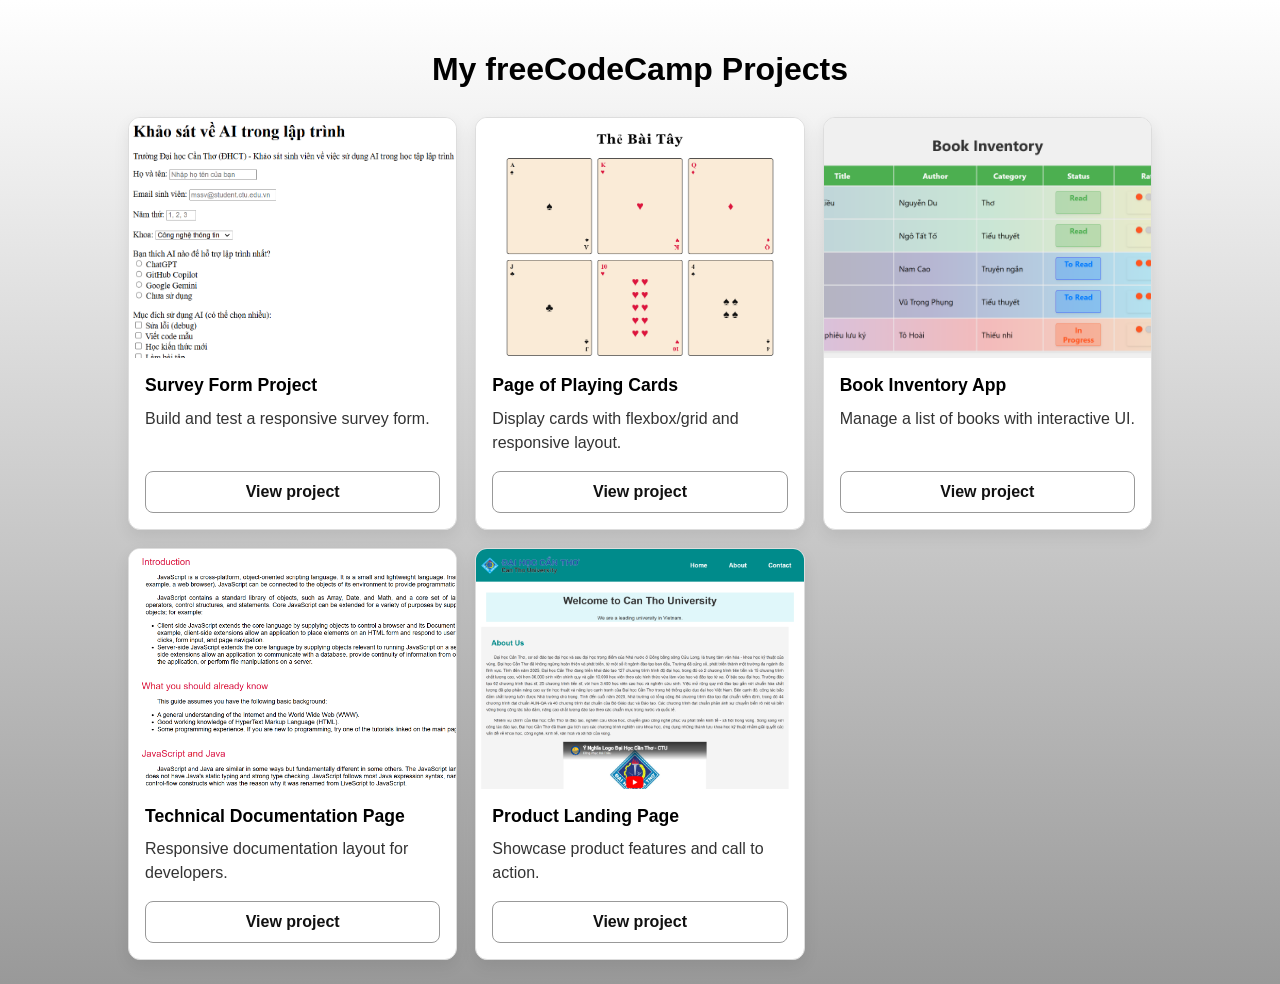
<file: index.html>
<!doctype html>
<html lang="en">
  <head>
    <meta charset="UTF-8" />
    <meta name="viewport" content="width=device-width, initial-scale=1.0" />
    <title>My freeCodeCamp Projects</title>
    <link rel="stylesheet" href="./styles.css" />
  </head>
  <body>
    <main>
      <h1>My freeCodeCamp Projects</h1>
      <section class="cards-grid">
        <article class="card">
          <img src="./image/demo-01.png" alt="Survey Form Demo" />
          <h2>Survey Form Project</h2>
          <p>Build and test a responsive survey form.</p>
          <a
            class="btn"
            href="./01-survey-form/index.html"
            target="_blank"
            rel="noopener"
            >View project</a
          >
        </article>

        <article class="card">
          <img src="./image/demo-02.png" alt="Page of Playing Cards Demo" />
          <h2>Page of Playing Cards</h2>
          <p>Display cards with flexbox/grid and responsive layout.</p>
          <a
            class="btn"
            href="./02-page-of-playing-cards/index.html"
            target="_blank"
            rel="noopener"
            >View project</a
          >
        </article>

        <article class="card">
          <img src="./image/demo-03.png" alt="Book Inventory App Demo" />
          <h2>Book Inventory App</h2>
          <p>Manage a list of books with interactive UI.</p>
          <a
            class="btn"
            href="./03-book-inventory-app/index.html"
            target="_blank"
            rel="noopener"
            >View project</a
          >
        </article>

        <article class="card">
          <img src="./image/demo-04.png" alt="Technical Documentation Demo" />
          <h2>Technical Documentation Page</h2>
          <p>Responsive documentation layout for developers.</p>
          <a
            class="btn"
            href="./04-technical-documentation-page/index.html"
            target="_blank"
            rel="noopener"
            >View project</a
          >
        </article>

        <article class="card">
          <img src="./image/demo-05.png" alt="Product Landing Demo" />
          <h2>Product Landing Page</h2>
          <p>Showcase product features and call to action.</p>
          <a
            class="btn"
            href="./05-product-landing-page/index.html"
            target="_blank"
            rel="noopener"
            >View project</a
          >
        </article>
      </section>
    </main>
  </body>
</html>
</file>
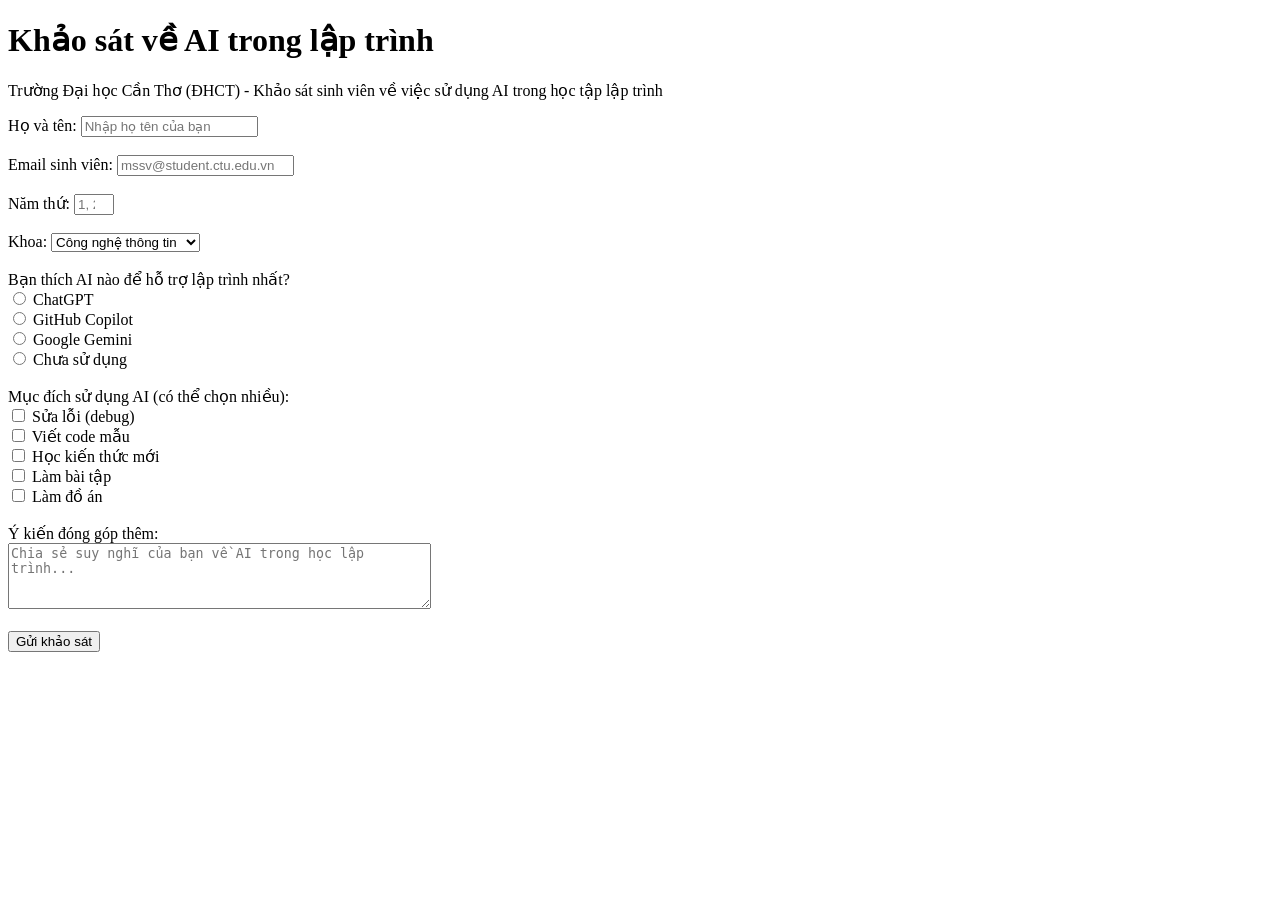
<file: 01-survey-form/index.html>
<!doctype html>
<html lang="en">
  <head>
    <meta charset="UTF-8" />
    <meta name="viewport" content="width=device-width, initial-scale=1.0" />
    <title>Khảo sát AI trong lập trình - ĐHCT</title>
  </head>
  <body>
    <h1 id="title">Khảo sát về AI trong lập trình</h1>
    <p id="description">
      Trường Đại học Cần Thơ (ĐHCT) - Khảo sát sinh viên về việc sử dụng AI
      trong học tập lập trình
    </p>

    <form id="survey-form">
      <label id="name-label">Họ và tên:</label>
      <input type="text" id="name" placeholder="Nhập họ tên của bạn" required />
      <br /><br />

      <label id="email-label">Email sinh viên:</label>
      <input
        type="email"
        id="email"
        placeholder="mssv@student.ctu.edu.vn"
        required
      />
      <br /><br />

      <label id="number-label">Năm thứ:</label>
      <input
        type="number"
        id="number"
        min="1"
        max="5"
        placeholder="1, 2, 3, 4, ..."
      />
      <br /><br />

      <label>Khoa:</label>
      <select id="dropdown">
        <option value="cntt">Công nghệ thông tin</option>
        <option value="ktdc">Kỹ thuật điện tử - CN</option>
        <option value="khmt">Khoa học máy tính</option>
        <option value="khac">Khoa khác</option>
      </select>
      <br /><br />

      <label>Bạn thích AI nào để hỗ trợ lập trình nhất?</label><br />
      <input type="radio" name="ai-tool" value="chatgpt" /> ChatGPT<br />
      <input type="radio" name="ai-tool" value="copilot" /> GitHub Copilot<br />
      <input type="radio" name="ai-tool" value="gemini" /> Google Gemini<br />
      <input type="radio" name="ai-tool" value="not-used" /> Chưa sử dụng<br />
      <br />

      <label>Mục đích sử dụng AI (có thể chọn nhiều):</label><br />
      <input type="checkbox" value="debug" /> Sửa lỗi (debug)<br />
      <input type="checkbox" value="code" /> Viết code mẫu<br />
      <input type="checkbox" value="learn" /> Học kiến thức mới<br />
      <input type="checkbox" value="homework" /> Làm bài tập<br />
      <input type="checkbox" value="project" /> Làm đồ án<br />
      <br />

      <label>Ý kiến đóng góp thêm:</label><br />
      <textarea
        rows="4"
        cols="50"
        placeholder="Chia sẻ suy nghĩ của bạn về AI trong học lập trình..."
      ></textarea>
      <br /><br />

      <button type="submit" id="submit">Gửi khảo sát</button>
    </form>
  </body>
</html>
</file>
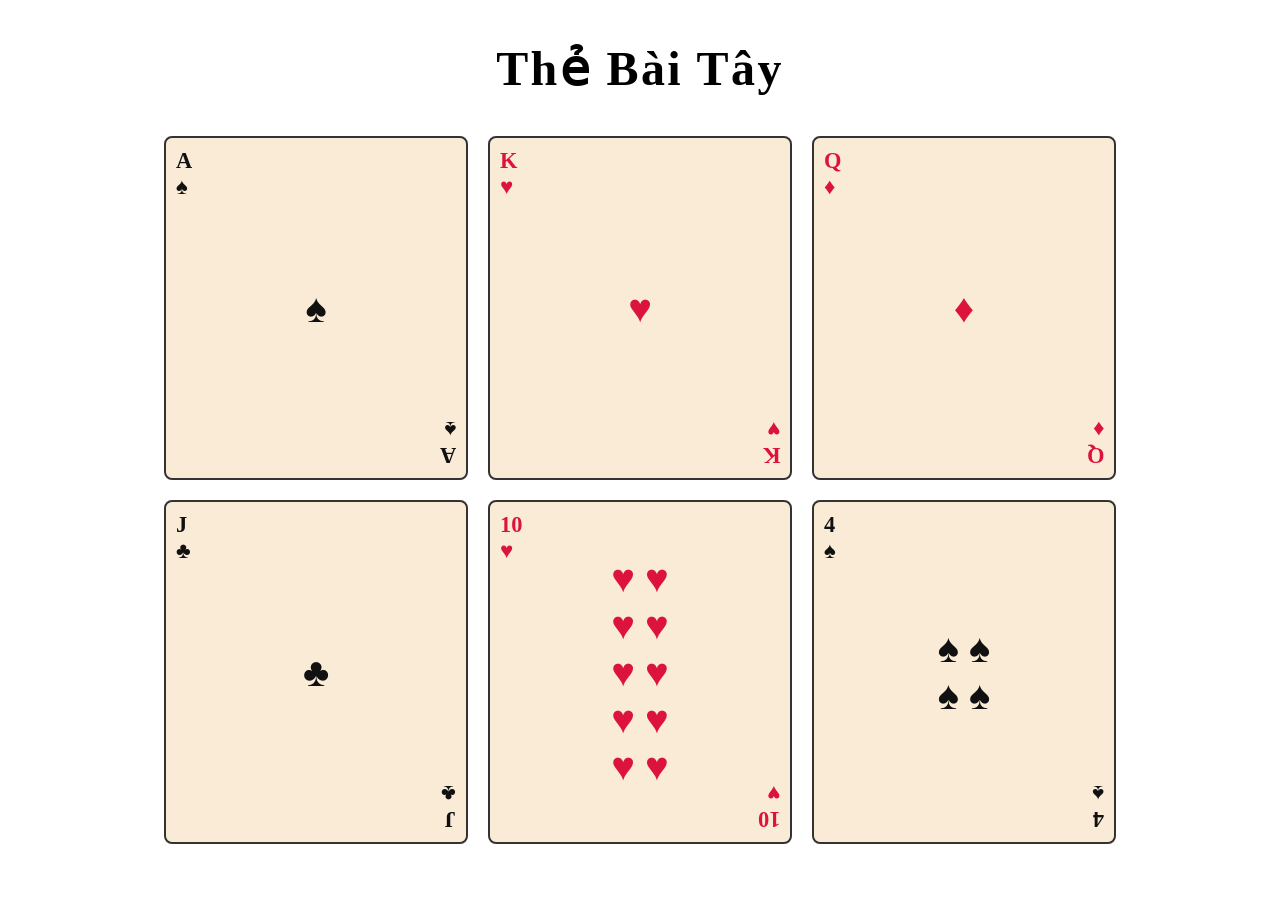
<file: 02-page-of-playing-cards/index.html>
<!doctype html>
<html lang="en">
  <head>
    <meta charset="UTF-8" />
    <meta name="viewport" content="width=device-width, initial-scale=1.0" />
    <title>Thẻ Bài Tây</title>
    <link rel="stylesheet" href="./styles.css" />
  </head>
  <body>
    <h1>Thẻ Bài Tây</h1>

    <main id="playing-cards">
      <div class="card">
        <div class="left black">A<br />♠</div>
        <div class="middle black"><span>♠</span></div>
        <div class="right black">A<br />♠</div>
      </div>

      <div class="card">
        <div class="left red">K<br />♥</div>
        <div class="middle red"><span>♥</span></div>
        <div class="right red">K<br />♥</div>
      </div>

      <div class="card">
        <div class="left red">Q<br />♦</div>
        <div class="middle red"><span>♦</span></div>
        <div class="right red">Q<br />♦</div>
      </div>

      <div class="card">
        <div class="left black">J<br />♣</div>
        <div class="middle black"><span>♣</span></div>
        <div class="right black">J<br />♣</div>
      </div>

      <div class="card">
        <div class="left red">10<br />♥</div>
        <div class="middle red">
          <span>♥ ♥</span><span>♥ ♥</span><span>♥ ♥</span><span>♥ ♥</span
          ><span>♥ ♥</span>
        </div>
        <div class="right red">10<br />♥</div>
      </div>

      <div class="card">
        <div class="left black">4<br />♠</div>
        <div class="middle black"><span>♠ ♠</span><span>♠ ♠</span></div>
        <div class="right black">4<br />♠</div>
      </div>
    </main>
  </body>
</html>
</file>
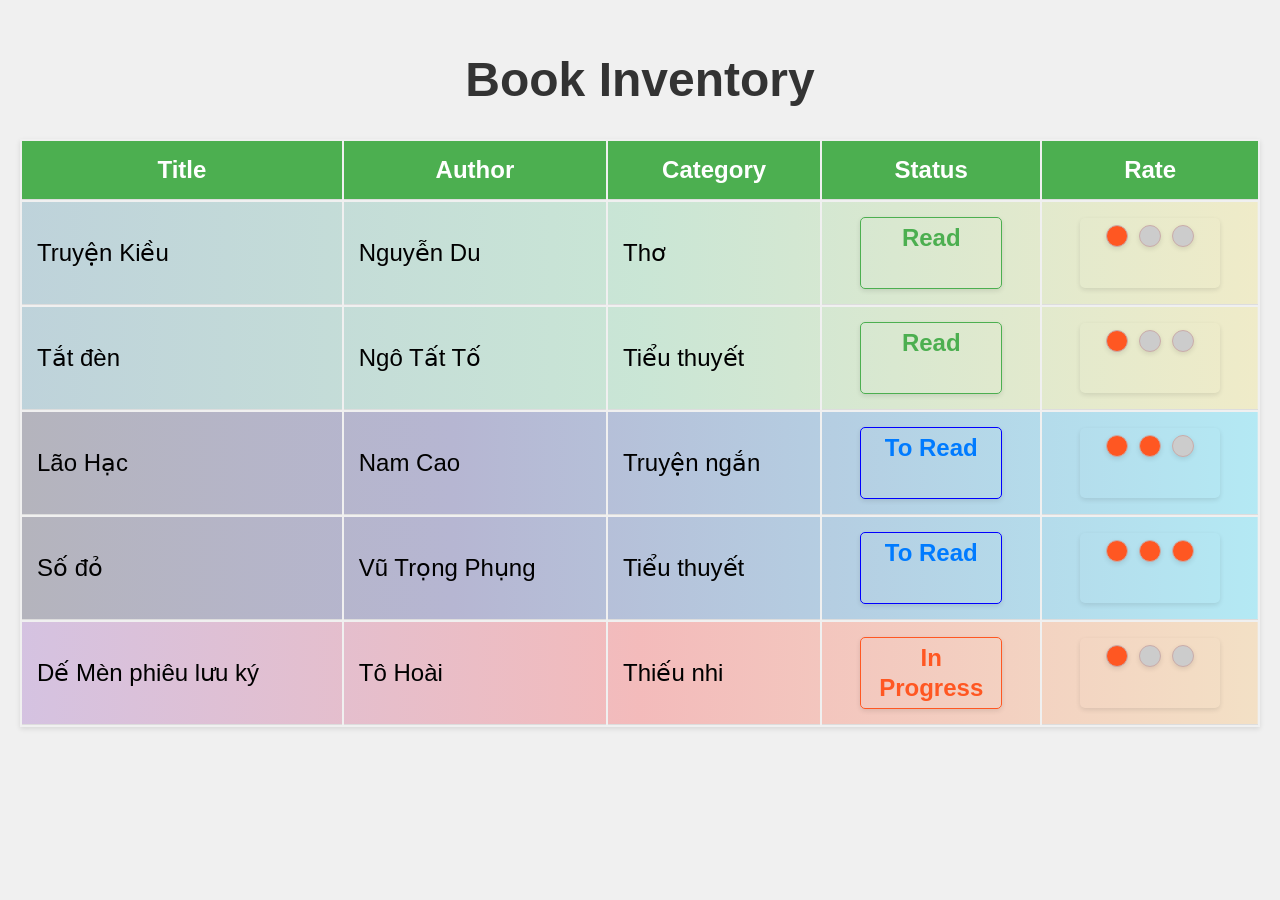
<file: 03-book-inventory-app/index.html>
<!doctype html>
<html lang="en">
  <head>
    <meta charset="UTF-8" />
    <meta name="viewport" content="width=device-width, initial-scale=1.0" />
    <title>My Reading Tracker</title>
    <link rel="stylesheet" href="./styles.css" />
  </head>
  <body>
    <h1>Book Inventory</h1>
    <table>
      <thead>
        <tr>
          <th>Title</th>
          <th>Author</th>
          <th>Category</th>
          <th>Status</th>
          <th>Rate</th>
        </tr>
      </thead>
      <tbody>
        <tr class="read">
          <td>Truyện Kiều</td>
          <td>Nguyễn Du</td>
          <td>Thơ</td>
          <td>
            <span class="status">Read</span>
          </td>
          <td>
            <span class="rate one"
              ><span class="one"> </span>
              <span class="two"></span>
              <span class="three"></span>
            </span>
          </td>
        </tr>
        <tr class="read">
          <td>Tắt đèn</td>
          <td>Ngô Tất Tố</td>
          <td>Tiểu thuyết</td>
          <td>
            <span class="status">Read</span>
          </td>
          <td>
            <span class="rate one"
              ><span class="one"> </span>
              <span class="two"></span>
              <span class="three"></span>
            </span>
          </td>
        </tr>
        <tr class="to-read">
          <td>Lão Hạc</td>
          <td>Nam Cao</td>
          <td>Truyện ngắn</td>
          <td>
            <span class="status">To Read</span>
          </td>
          <td>
            <span class="rate two"
              ><span class="one"> </span>
              <span class="two"></span>
              <span class="three"></span>
            </span>
          </td>
        </tr>
        <tr class="to-read">
          <td>Số đỏ</td>
          <td>Vũ Trọng Phụng</td>
          <td>Tiểu thuyết</td>
          <td>
            <span class="status">To Read</span>
          </td>
          <td>
            <span class="rate three"
              ><span class="one"> </span>
              <span class="two"></span>
              <span class="three"></span>
            </span>
          </td>
        </tr>
        <tr class="in-progress">
          <td>Dế Mèn phiêu lưu ký</td>
          <td>Tô Hoài</td>
          <td>Thiếu nhi</td>
          <td>
            <span class="status">In Progress</span>
          </td>
          <td>
            <span class="rate one"
              ><span class="one"> </span>
              <span class="two"></span>
              <span class="three"></span>
            </span>
          </td>
        </tr>
      </tbody>
    </table>
  </body>
</html>
</file>
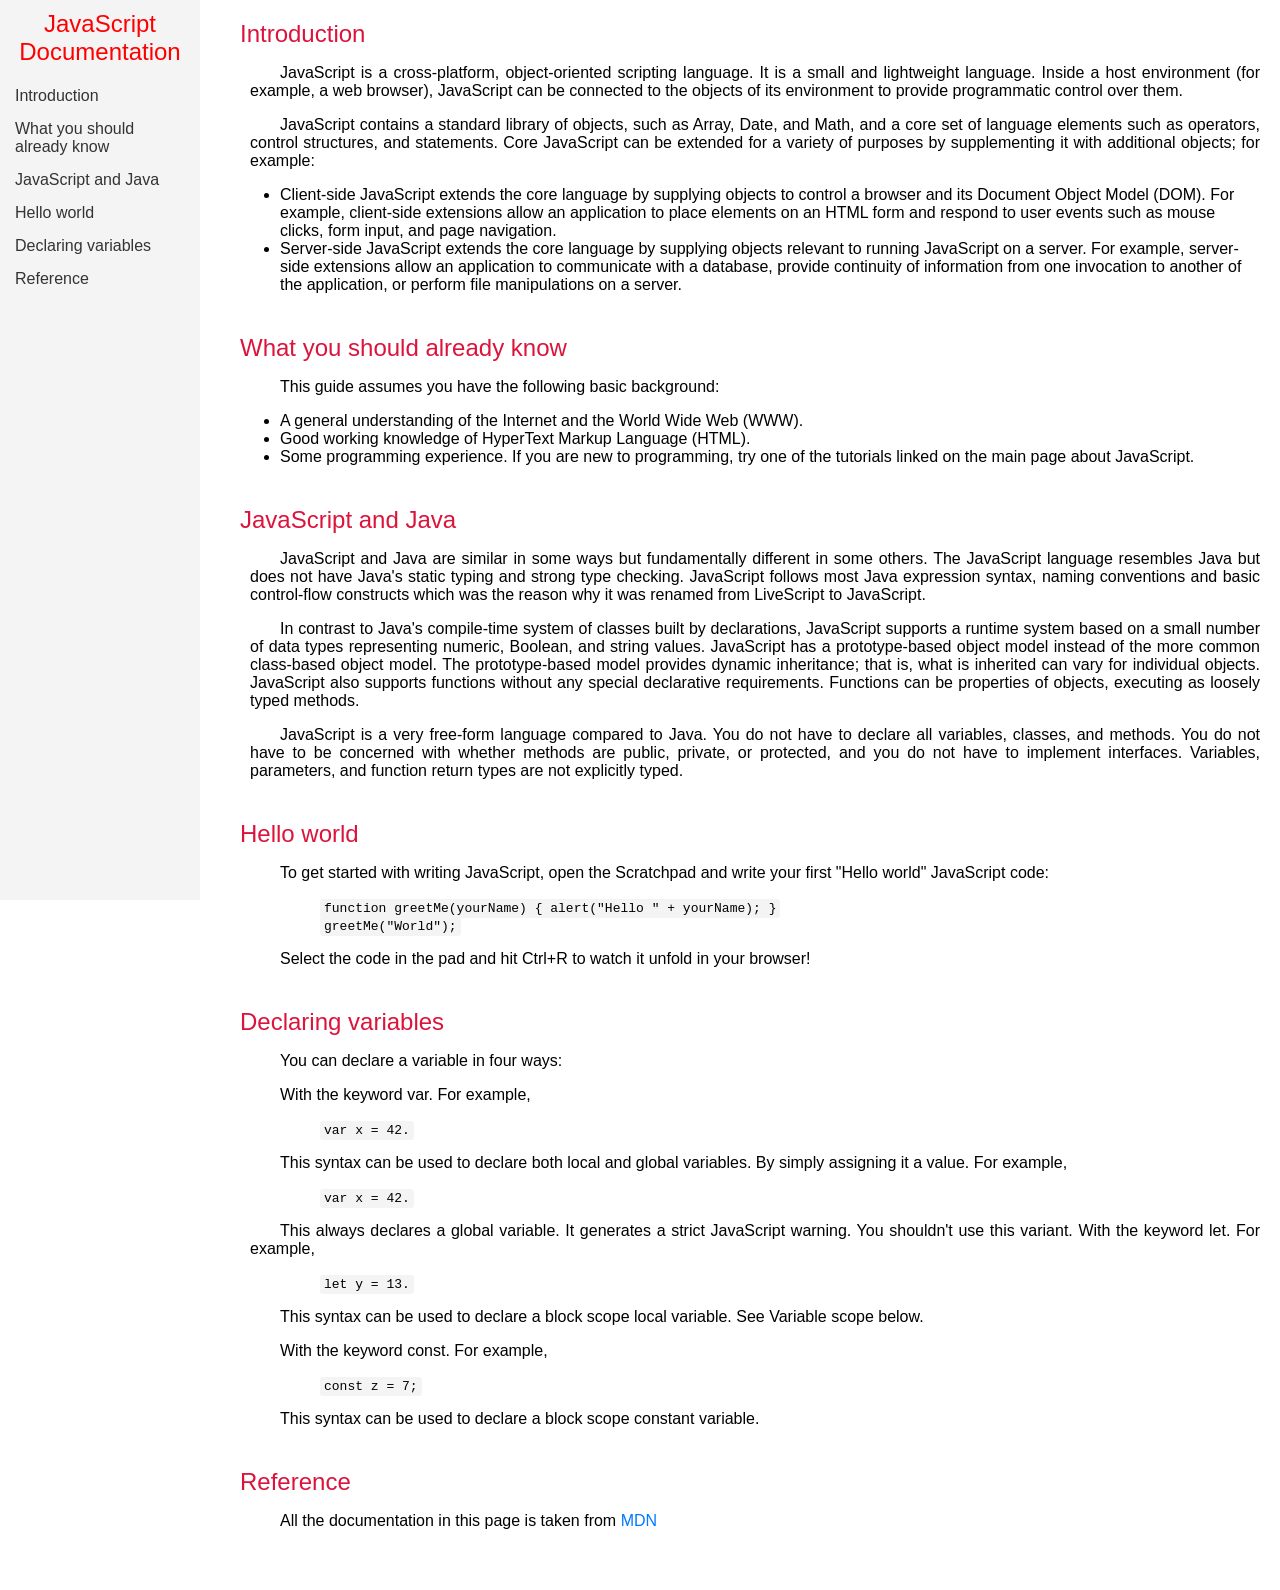
<file: 04-technical-documentation-page/index.html>
<!doctype html>
<html lang="en">
  <head>
    <meta charset="UTF-8" />
    <meta name="viewport" content="width=device-width, initial-scale=1.0" />
    <title>Technical Documentation Page</title>
    <link rel="stylesheet" href="./styles.css" />
  </head>
  <body>
    <nav id="navbar">
      <header>JavaScript Documentation</header>
      <ul>
        <li class="nav-li">
          <a class="nav-link" href="#Introduction">Introduction</a>
        </li>
        <li class="nav-li">
          <a class="nav-link" href="#What_you_should_already_know"
            >What you should already know</a
          >
        </li>
        <li class="nav-li">
          <a class="nav-link" href="#JavaScript_and_Java"
            >JavaScript and Java</a
          >
        </li>
        <li class="nav-li">
          <a class="nav-link" href="#Hello_world">Hello world</a>
        </li>
        <li class="nav-li">
          <a class="nav-link" href="#Declaring_variables"
            >Declaring variables</a
          >
        </li>
        <li class="nav-li">
          <a class="nav-link" href="#Reference">Reference</a>
        </li>
      </ul>
    </nav>
    <main id="main-doc">
      <section class="main-section" id="Introduction">
        <header>Introduction</header>
        <p>
          JavaScript is a cross-platform, object-oriented scripting language. It
          is a small and lightweight language. Inside a host environment (for
          example, a web browser), JavaScript can be connected to the objects of
          its environment to provide programmatic control over them.
        </p>
        <p>
          JavaScript contains a standard library of objects, such as Array,
          Date, and Math, and a core set of language elements such as operators,
          control structures, and statements. Core JavaScript can be extended
          for a variety of purposes by supplementing it with additional objects;
          for example:
        </p>
        <ul>
          <li>
            Client-side JavaScript extends the core language by supplying
            objects to control a browser and its Document Object Model (DOM).
            For example, client-side extensions allow an application to place
            elements on an HTML form and respond to user events such as mouse
            clicks, form input, and page navigation.
          </li>
          <li>
            Server-side JavaScript extends the core language by supplying
            objects relevant to running JavaScript on a server. For example,
            server-side extensions allow an application to communicate with a
            database, provide continuity of information from one invocation to
            another of the application, or perform file manipulations on a
            server.
          </li>
        </ul>
      </section>
      <section class="main-section" id="What_you_should_already_know">
        <header>What you should already know</header>
        <p>This guide assumes you have the following basic background:</p>
        <ul>
          <li>
            A general understanding of the Internet and the World Wide Web
            (WWW).
          </li>
          <li>Good working knowledge of HyperText Markup Language (HTML).</li>
          <li>
            Some programming experience. If you are new to programming, try one
            of the tutorials linked on the main page about JavaScript.
          </li>
        </ul>
      </section>
      <section class="main-section" id="JavaScript_and_Java">
        <header>JavaScript and Java</header>
        <p>
          JavaScript and Java are similar in some ways but fundamentally
          different in some others. The JavaScript language resembles Java but
          does not have Java's static typing and strong type checking.
          JavaScript follows most Java expression syntax, naming conventions and
          basic control-flow constructs which was the reason why it was renamed
          from LiveScript to JavaScript.
        </p>
        <p>
          In contrast to Java's compile-time system of classes built by
          declarations, JavaScript supports a runtime system based on a small
          number of data types representing numeric, Boolean, and string values.
          JavaScript has a prototype-based object model instead of the more
          common class-based object model. The prototype-based model provides
          dynamic inheritance; that is, what is inherited can vary for
          individual objects. JavaScript also supports functions without any
          special declarative requirements. Functions can be properties of
          objects, executing as loosely typed methods.
        </p>
        <p>
          JavaScript is a very free-form language compared to Java. You do not
          have to declare all variables, classes, and methods. You do not have
          to be concerned with whether methods are public, private, or
          protected, and you do not have to implement interfaces. Variables,
          parameters, and function return types are not explicitly typed.
        </p>
      </section>
      <section class="main-section" id="Hello_world">
        <header>Hello world</header>
        <p>
          To get started with writing JavaScript, open the Scratchpad and write
          your first "Hello world" JavaScript code:
        </p>
        <code> function greetMe(yourName) { alert("Hello " + yourName); } </code
        ><br />
        <code> greetMe("World"); </code>
        <p>
          Select the code in the pad and hit Ctrl+R to watch it unfold in your
          browser!
        </p>
      </section>
      <section class="main-section" id="Declaring_variables">
        <header>Declaring variables</header>
        <p>You can declare a variable in four ways:</p>

        <p>With the keyword var. For example,</p>

        <code>var x = 42.</code>
        <p>
          This syntax can be used to declare both local and global variables. By
          simply assigning it a value. For example,
        </p>
        <code>var x = 42.</code>
        <p>
          This always declares a global variable. It generates a strict
          JavaScript warning. You shouldn't use this variant. With the keyword
          let. For example,
        </p>
        <code>let y = 13.</code>
        <p>
          This syntax can be used to declare a block scope local variable. See
          Variable scope below.
        </p>
        <p>With the keyword const. For example,</p>
        <code>const z = 7;</code>
        <p>
          This syntax can be used to declare a block scope constant variable.
        </p>
      </section>
      <section class="main-section" id="Reference">
        <header>Reference</header>
        <p>
          All the documentation in this page is taken from
          <a
            href="https://developer.mozilla.org/en-US/docs/Web/JavaScript"
            target="_blank"
            rel="noopener noreferrer"
            >MDN</a
          >
        </p>
      </section>
    </main>
  </body>
</html>
</file>
<file: styles.css>
/* Basic layout for My freeCodeCamp Projects */
body {
  margin: 0;
  min-height: 100vh;
  display: flex;
  justify-content: center;
  align-items: center;
  font-family: Arial, Helvetica, sans-serif;
  line-height: 1.5;
  background: linear-gradient(180deg, #fff 0%, #999 100%);
}

main {
  width: min(100%, 1024px);
  padding: 24px;
}

h1 {
  font-size: 2rem;
  text-align: center;
  margin-bottom: 24px;
}

.cards-grid {
  display: grid;
  gap: 18px;
  grid-template-columns: repeat(3, minmax(240px, 1fr));
  justify-content: center;
}

.card {
  border-radius: 12px;
  box-shadow: 0 6px 16px rgba(0, 0, 0, 0.08);
  border: 1px solid #ddd;
  overflow: hidden;
  background: #fff;
  display: flex;
  flex-direction: column;
  transition:
    transform 0.2s ease,
    box-shadow 0.2s ease;
}

.card:hover {
  transform: translateY(-3px);
  box-shadow: 0 10px 20px rgba(0, 0, 0, 0.12);
}

.card img {
  width: 100%;
  height: 240px;
  object-fit: cover;
  object-position: top;
  display: block;
}

.card {
  min-height: 400px;
}

.card h2 {
  font-size: 1.1rem;
  margin: 14px 16px 8px;
}

.card p {
  flex-grow: 1;
  margin: 0 16px 16px;
  color: #333;
}

.btn {
  margin: 0 16px 16px;
  display: inline-flex;
  justify-content: center;
  align-items: center;
  padding: 8px 12px;
  border-radius: 8px;
  text-decoration: none;
  border: 1px solid #999;
  color: #111;
  font-weight: 600;
}

.btn:hover {
  text-decoration: none;
  background: #f4f4f4;
}
</file>
<file: 02-page-of-playing-cards/styles.css>
h1 {
  text-align: center;
  font-family: Georgia, serif;
  font-size: 3rem;
  margin: 40px 0;
  letter-spacing: 0.05em;
}
#playing-cards {
  display: flex;
  flex-wrap: wrap;
  justify-content: center;
  gap: 20px;
}
.card {
  display: flex;
  height: 320px;
  width: 280px;
  background-color: antiquewhite;
  border: 2px solid #333;
  border-radius: 8px;
  padding: 10px;
  justify-content: space-between;
  font-size: 1.4rem;
  font-weight: bold;
}
.left {
  align-self: flex-start;
}
.middle {
  display: flex;
  flex-direction: column;
  align-self: center;
  align-items: center;
  font-size: 2.5rem;
}
.right {
  align-self: flex-end;
  transform: rotate(180deg);
}
.red {
  color: crimson;
}
.black {
  color: #111;
}
</file>
<file: 03-book-inventory-app/styles.css>
body {
  font-family: "Segoe UI", Tahoma, Geneva, Verdana, sans-serif;
  background-color: #f0f0f0;
  margin: 0;
  padding: 20px;
  font-size: 1.5rem;
}

h1 {
  text-align: center;
  color: #333;
}

table {
  width: 100%;
  /* border-collapse: collapse; */
  margin-top: 20px;
  box-shadow: 0 2px 5px rgba(0, 0, 0, 0.1);
}

th {
  background-color: #4caf50;
  color: white;
  text-align: center;
}

th,
td {
  padding: 15px;
  border-bottom: 1px solid #ddd;
}

td:nth-child(4),
td:nth-child(5) {
  text-align: center;
  vertical-align: middle;
}

tr[class="read"] {
  background: #2a7b9b;
  background: linear-gradient(
    90deg,
    rgba(42, 123, 155, 0.25) 0%,
    rgba(87, 199, 133, 0.25) 50%,
    rgba(237, 221, 83, 0.25) 100%
  );
}

tr[class="to-read"] {
  background: #020024;
  background: linear-gradient(
    90deg,
    rgba(2, 0, 36, 0.25) 0%,
    rgba(9, 9, 121, 0.25) 35%,
    rgba(0, 212, 255, 0.25) 100%
  );
}

tr[class="in-progress"] {
  background: #833ab4;
  background: linear-gradient(
    90deg,
    rgba(131, 58, 180, 0.25) 0%,
    rgba(253, 29, 29, 0.25) 50%,
    rgba(252, 176, 69, 0.25) 100%
  );
}

span {
  display: inline-block;
}

tr[class="to-read"] span[class="status"] {
  color: #007bff;
  border: 1px solid blue;
  background-image: linear-gradient(90deg, rgba(0, 123, 255, 0.25) 0%);
}

tr[class="in-progress"] span[class="status"] {
  color: #ff5722;
  border: 1px solid #ff5722;
  background-image: linear-gradient(90deg, rgba(255, 87, 34, 0.25) 0%);
}

tr[class="read"] span[class="status"] {
  color: #4caf50;
  border: 1px solid #4caf50;
  background-image: linear-gradient(90deg, rgba(76, 175, 80, 0.25) 0%);
}

span[class="status"],
span[class^="rate"] {
  padding: 5px 10px;
  border-radius: 5px;
  font-weight: bold;
  height: 60px;
  width: 120px;
  text-align: center;
  box-shadow: 0 2px 5px rgba(0, 0, 0, 0.1);
  line-height: 30px;
}

span[class^="rate"] > span {
  display: inline-block;
  width: 20px;
  height: 20px;
  margin: 2px;
  border-radius: 50%;
  background-color: #ccc;
  border: 1px solid #caacaa;
  box-shadow: 0 2px 5px rgba(0, 0, 0, 0.1);
}

span[class~="one"] > span:nth-child(1) {
  background-color: #ff5722;
  background-image: linear-gradient(90deg, rgba(255, 87, 34, 0.25) 0%);
}

span[class~="two"] > span:nth-child(1),
span[class~="two"] > span:nth-child(2) {
  background-color: #ff5722;
  background-image: linear-gradient(90deg, rgba(255, 87, 34, 0.25) 0%);
}

span[class~="three"] > span {
  background-color: #ff5722;
  background-image: linear-gradient(90deg, rgba(255, 87, 34, 0.25) 0%);
}
</file>
<file: 04-technical-documentation-page/styles.css>
body {
  font-family: Arial, sans-serif;
  margin: 0;
  padding: 0;
}

#navbar {
  position: fixed;
  top: 0;
  left: 0;
  width: 200px;
  height: 100vh;
  overflow-y: auto;
  background-color: #f4f4f4;
  padding: 10px;
  box-sizing: border-box;
}

#navbar header {
  font-size: 1.5em;
  margin-bottom: 10px;
  text-align: center;
  color: red;
}

#navbar ul {
  list-style: none;
  padding: 0;
}

#navbar li {
  margin-bottom: 5px;
}

#navbar a {
  text-decoration: none;
  color: #333;
  display: block;
  padding: 5px;
}

#navbar a:hover {
  background-color: #ddd;
}

main {
  margin-left: 220px;
  padding: 20px;
}

.main-section {
  margin-bottom: 40px;
}

.main-section header {
  font-size: 1.5em;
  margin-bottom: 10px;
  color: crimson;
}

code {
  background-color: #f4f4f4;
  padding: 2px 4px;
  border-radius: 3px;
  font-family: monospace;
  margin-left: 80px;
}

a {
  color: #007bff;
  text-decoration: none;
}

p {
  margin-left: 10px;
  text-indent: 30px;
  text-align: justify;
}

@media (max-width: 600px) {
  #navbar {
    position: static;
    width: 100%;
    height: auto;
    margin-bottom: 20px;
  }

  main {
    margin-left: 0;
  }

  code {
    margin-left: 0;
  }
}
</file>
